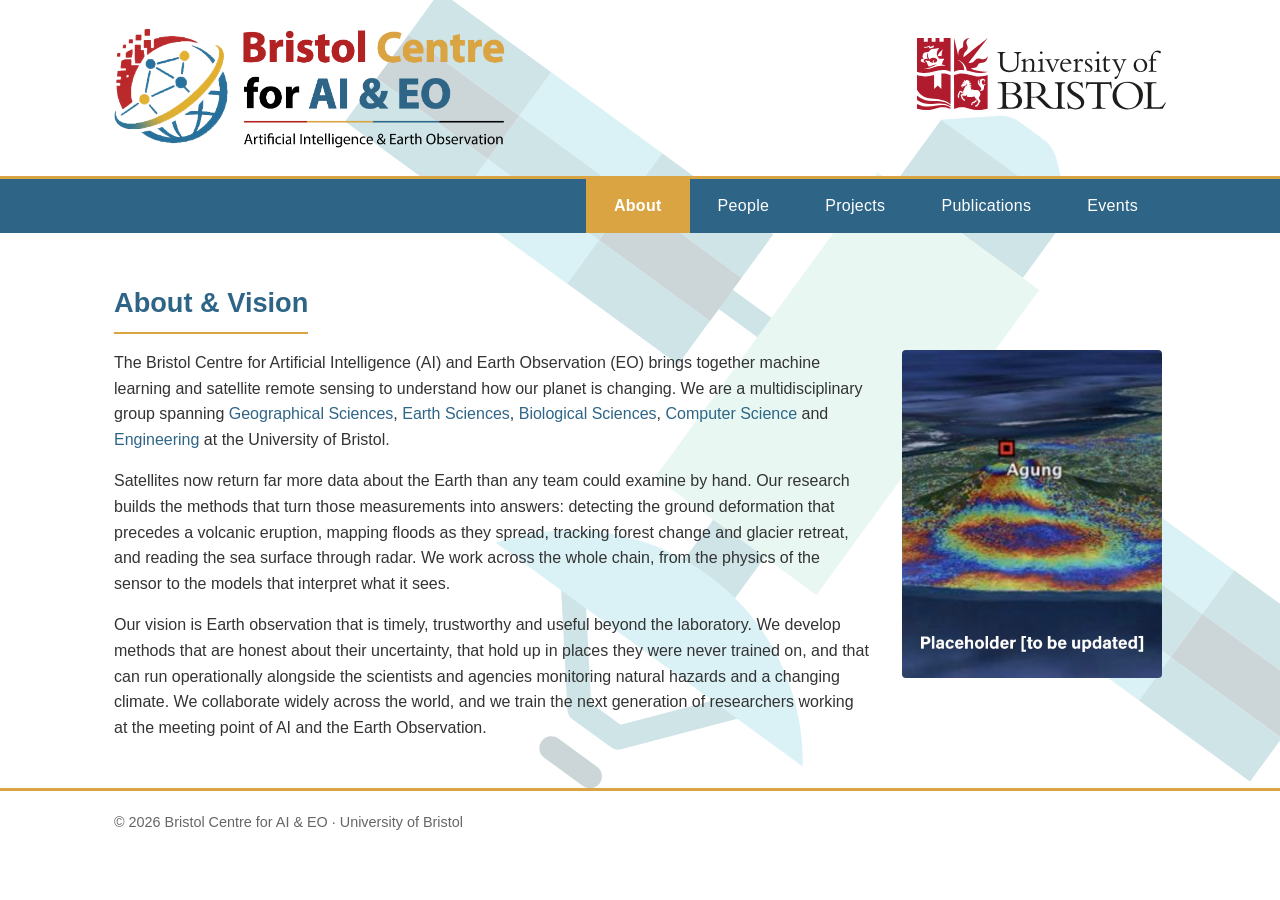
<file: index.html>
<!DOCTYPE html>
<html lang="en">
<head>
  <meta charset="UTF-8">
  <meta name="viewport" content="width=device-width, initial-scale=1.0">
  <title>Bristol Centre for AI &amp; EO</title>
  <link rel="stylesheet" href="css/style.css">
</head>
<body>

  <div class="page-top">

  <header>
    <div class="container header-inner">
      <h1 class="site-title">
        <img src="BristolAIEO_logo.png" alt="Bristol Centre for AI &amp; EO — Artificial Intelligence &amp; Earth Observation">
      </h1>
      <div class="logo">
        <img src="uob-logo.svg" alt="University of Bristol logo">
      </div>
    </div>
  </header>

  <nav>
    <div class="container">
      <ul class="tabs">
        <li><a href="index.html" class="active">About</a></li>
        <li><a href="people.html">People</a></li>
        <li><a href="projects.html">Projects</a></li>
        <li><a href="publications.html">Publications</a></li>
        <li><a href="events.html">Events</a></li>
      </ul>
    </div>
  </nav>

  <main>
    <div class="container">
      <h2>About &amp; Vision</h2>
      <div class="about-body">
        <div class="about-text">
          <p>
            The Bristol Centre for Artificial Intelligence (AI) and Earth Observation (EO) brings together
            machine learning and satellite remote sensing to understand how our planet is changing. We are a
            multidisciplinary group spanning <a href="https://www.bristol.ac.uk/geography/" target="_blank">Geographical Sciences</a>, <a href="https://www.bristol.ac.uk/earthsciences/" target="_blank">Earth Sciences</a>, 
            <a href="https://www.bristol.ac.uk/biology/" target="_blank">Biological Sciences</a>, <a href="https://www.bristol.ac.uk/science-engineering/schools/computer-science/" target="_blank">Computer Science</a> and <a href="https://www.bristol.ac.uk/science-engineering/schools/elec-mech/" target="_blank">Engineering</a> at the University of Bristol.
          </p>
          <p>
            Satellites now return far more data about the Earth than any team could examine by hand. Our
            research builds the methods that turn those measurements into answers: detecting the ground
            deformation that precedes a volcanic eruption, mapping floods as they spread, tracking forest
            change and glacier retreat, and reading the sea surface through radar. We work across the whole
            chain, from the physics of the sensor to the models that interpret what it sees.
          </p>
          <p>
            Our vision is Earth observation that is timely, trustworthy and useful beyond the laboratory. We
            develop methods that are honest about their uncertainty, that hold up in places they were never
            trained on, and that can run operationally alongside the scientists and agencies monitoring
            natural hazards and a changing climate. We collaborate widely across the world, and we train the
            next generation of researchers working at the meeting point of AI and the Earth Observation.
          </p>
        </div>
        <figure class="about-figure">
          <img src="img/teaser.jpg" alt="Bristol Centre for AI and Earth Observation">
        </figure>
      </div>
    </div>
  </main>

  

  <footer>
    <div class="container">
      &copy; 2026 Bristol Centre for AI &amp; EO &middot; University of Bristol
    </div>
  </footer>

  </div>
  
</body>
</html>
</file>
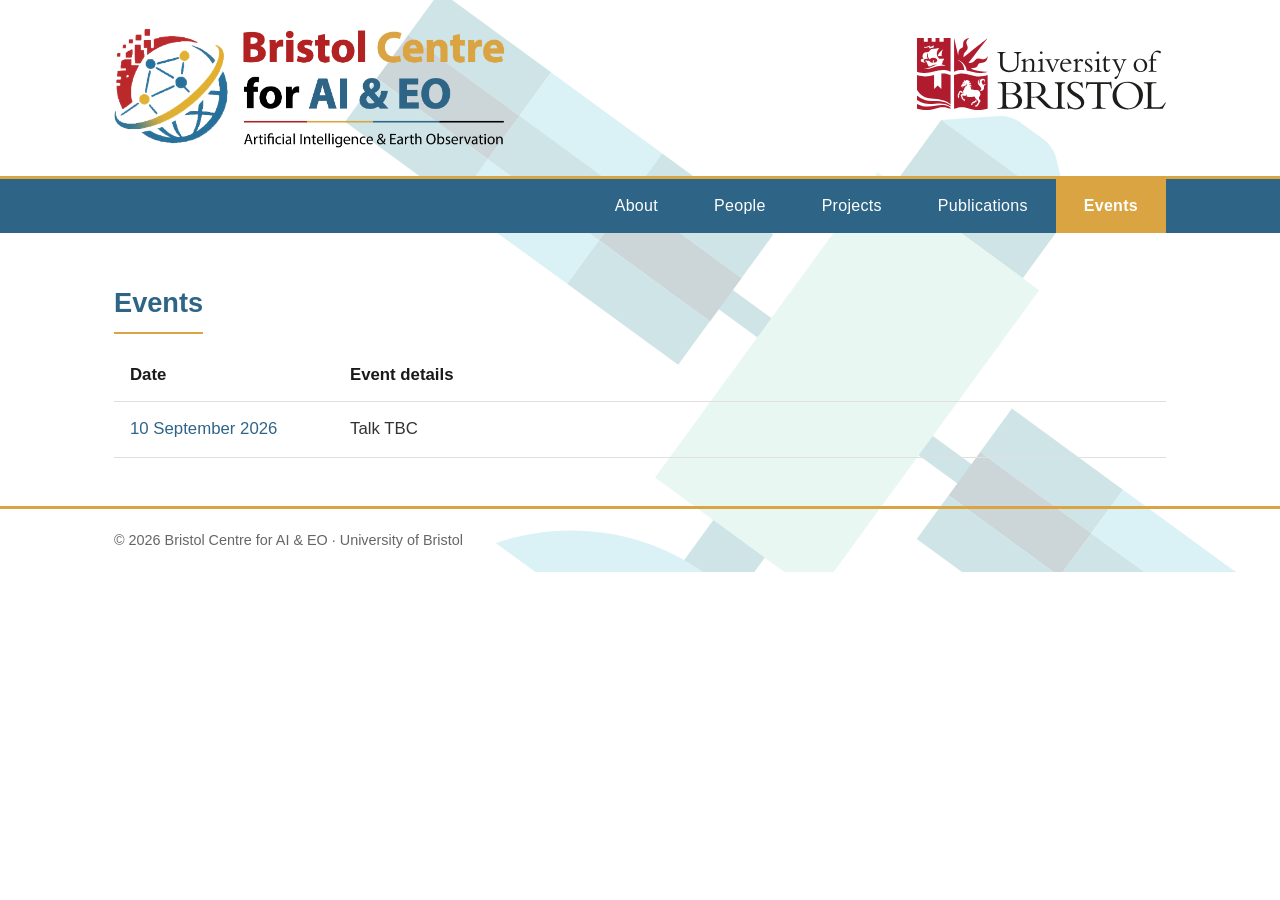
<file: events.html>
<!DOCTYPE html>
<html lang="en">
<head>
  <meta charset="UTF-8">
  <meta name="viewport" content="width=device-width, initial-scale=1.0">
  <title>Events &mdash; Bristol Centre for AI &amp; EO</title>
  <link rel="stylesheet" href="css/style.css">
</head>
<body>

  <div class="page-top">

  <header>
    <div class="container header-inner">
      <h1 class="site-title">
        <img src="BristolAIEO_logo.png" alt="Bristol Centre for AI &amp; EO — Artificial Intelligence &amp; Earth Observation">
      </h1>
      <div class="logo">
        <img src="uob-logo.svg" alt="University of Bristol logo">
      </div>
    </div>
  </header>

  <nav>
    <div class="container">
      <ul class="tabs">
        <li><a href="index.html">About</a></li>
        <li><a href="people.html">People</a></li>
        <li><a href="projects.html">Projects</a></li>
        <li><a href="publications.html">Publications</a></li>
        <li><a href="events.html" class="active">Events</a></li>
      </ul>
    </div>
  </nav>

  <main>
    <div class="container">
      <h2>Events</h2>
      <div class="table-wrap">
        <table class="events-table">
          <thead>
            <tr>
              <th>Date</th>
              <th>Event details</th>
            </tr>
          </thead>
          <tbody>
            <tr>
              <td>10 September 2026</td>
              <td>Talk TBC</td>
            </tr>
          </tbody>
        </table>
      </div>
    </div>
  </main>

  <footer>
    <div class="container">
      &copy; 2026 Bristol Centre for AI &amp; EO &middot; University of Bristol
    </div>
  </footer>

  </div>

</body>
</html>
</file>
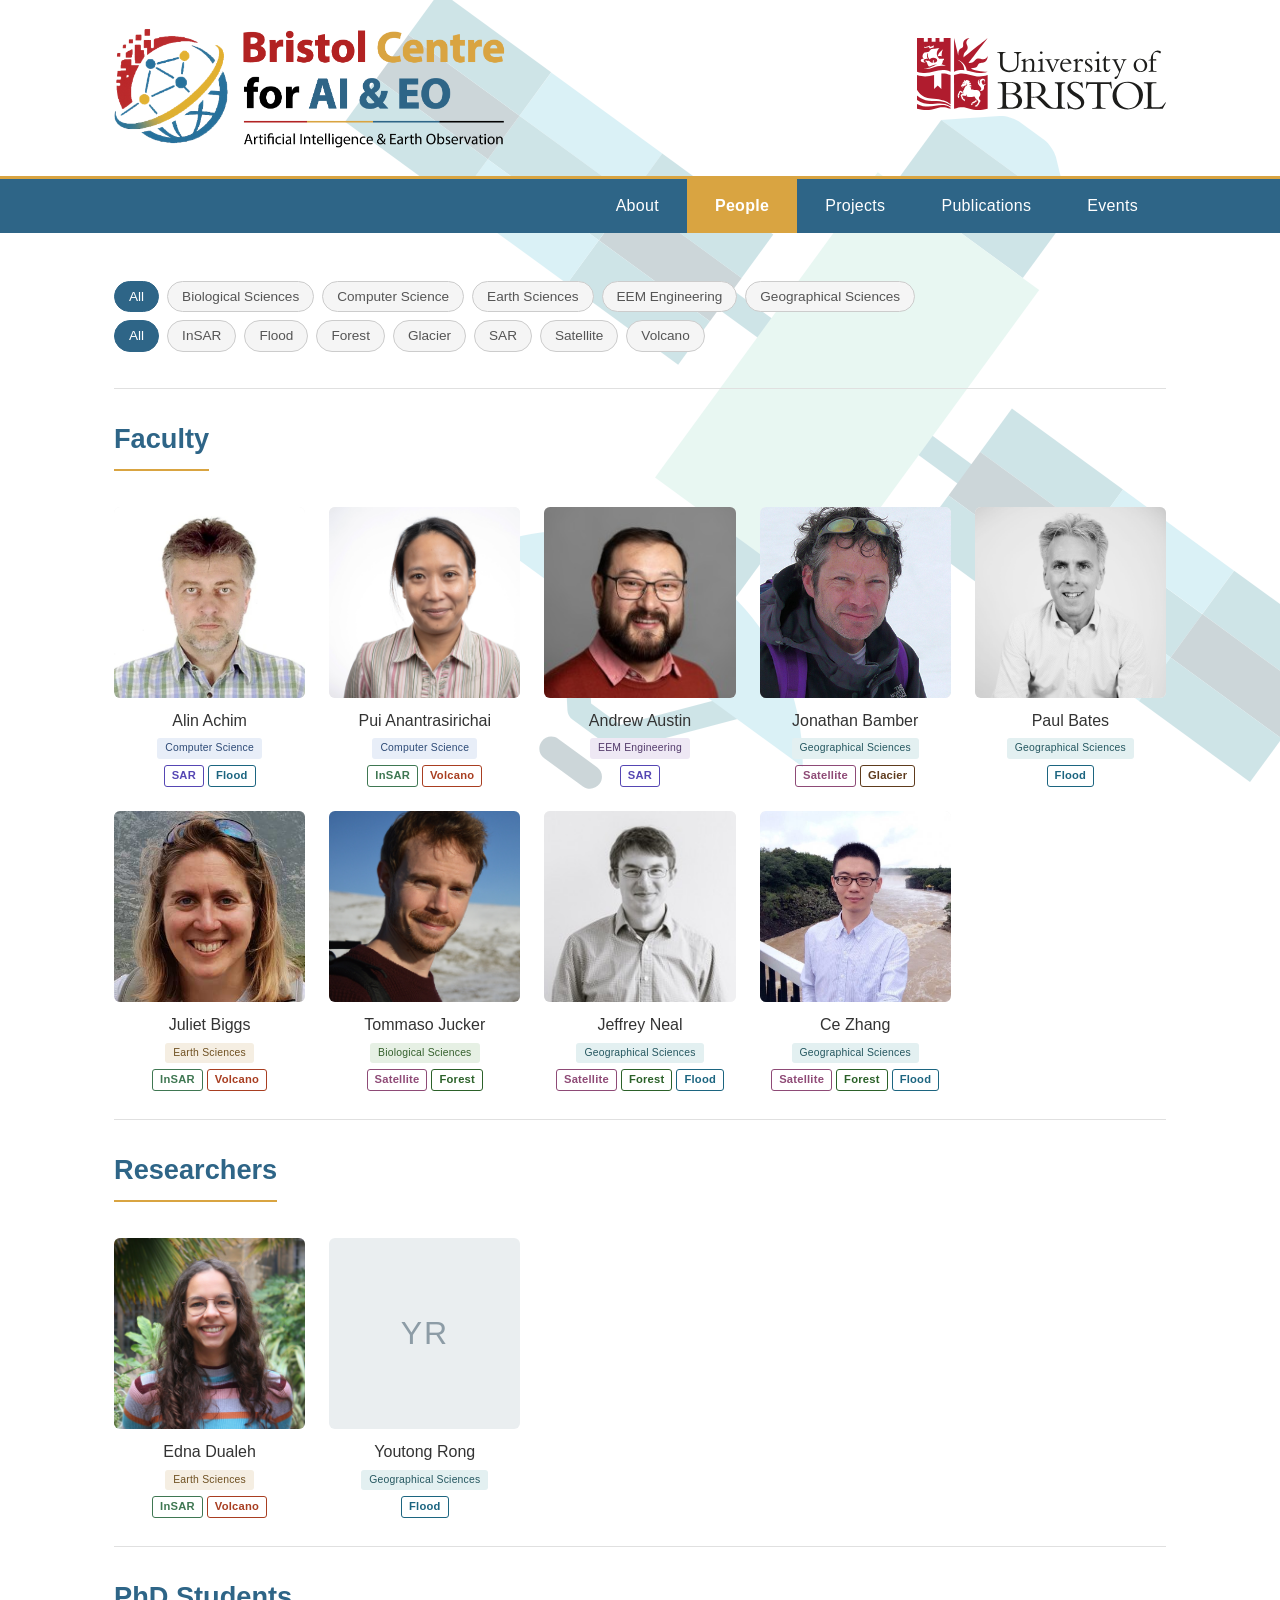
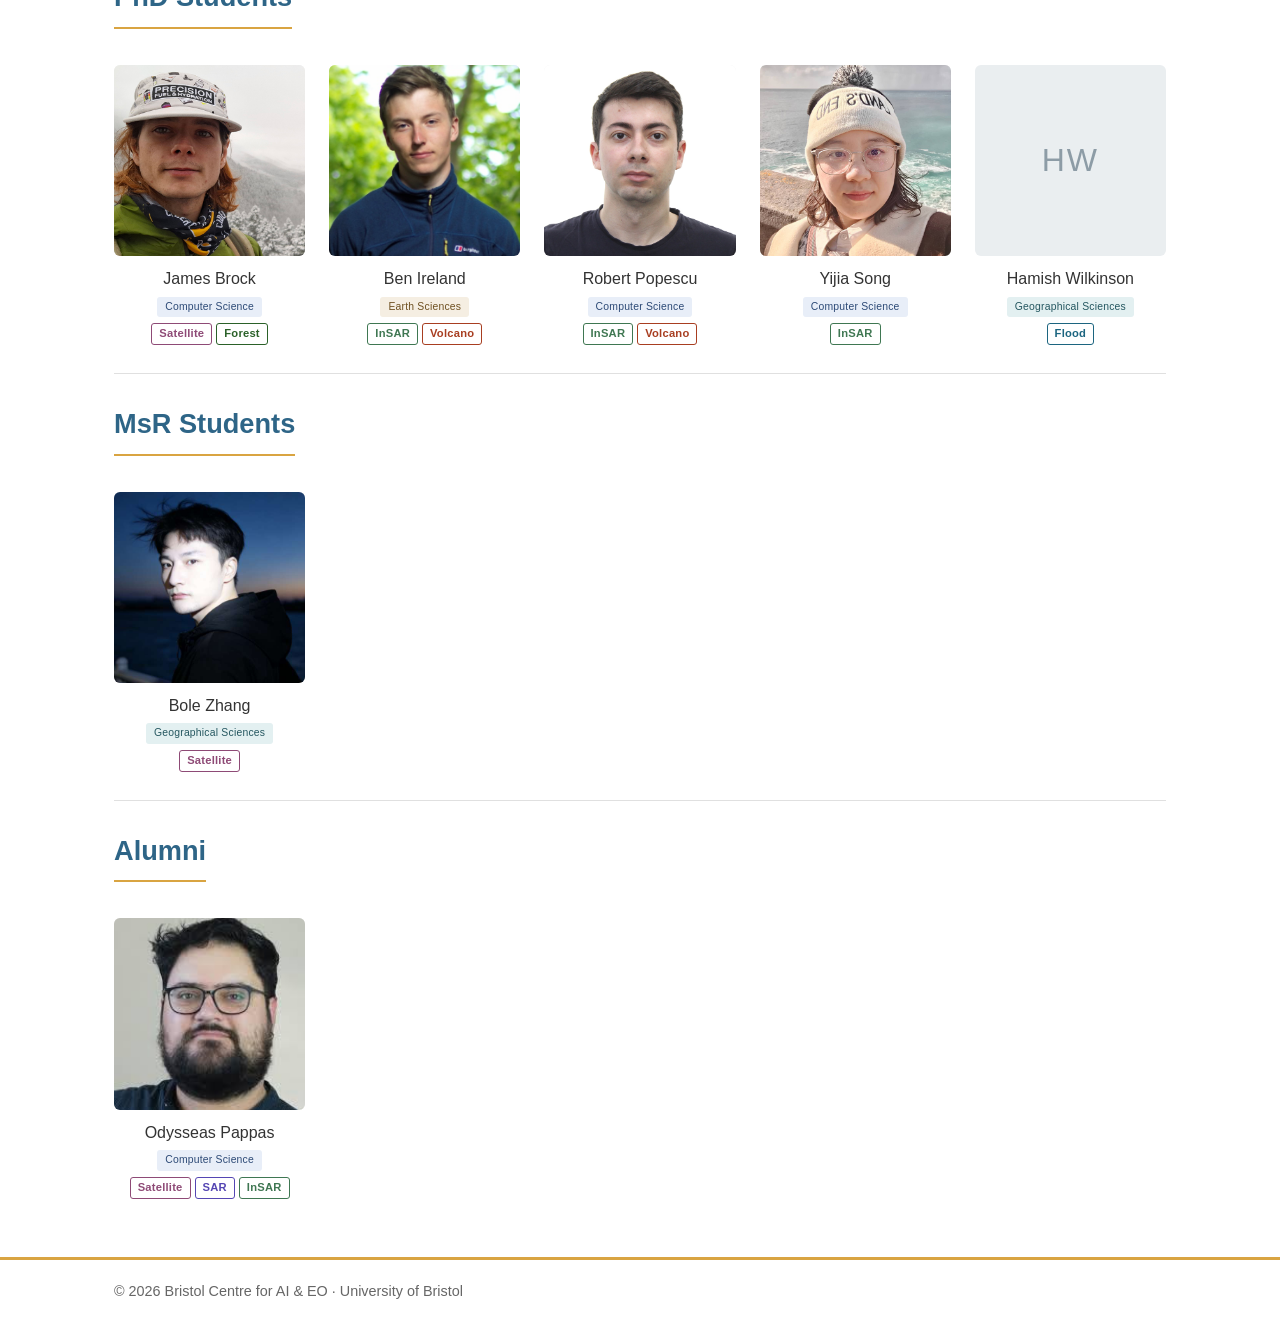
<file: people.html>
<!DOCTYPE html>
<html lang="en">
<head>
  <meta charset="UTF-8">
  <meta name="viewport" content="width=device-width, initial-scale=1.0">
  <title>People &mdash; Bristol Centre for AI &amp; EO</title>
  <link rel="stylesheet" href="css/style.css">
</head>
<body>

  <div class="page-top">

  <header>
    <div class="container header-inner">
      <h1 class="site-title">
        <img src="BristolAIEO_logo.png" alt="Bristol Centre for AI &amp; EO — Artificial Intelligence &amp; Earth Observation">
      </h1>
      <div class="logo">
        <img src="uob-logo.svg" alt="University of Bristol logo">
      </div>
    </div>
  </header>

  <nav>
    <div class="container">
      <ul class="tabs">
        <li><a href="index.html">About</a></li>
        <li><a href="people.html" class="active">People</a></li>
        <li><a href="projects.html">Projects</a></li>
        <li><a href="publications.html">Publications</a></li>
        <li><a href="events.html">Events</a></li>
      </ul>
    </div>
  </nav>

  <main>
    <div class="container">

      <div class="chip-row">
        <!-- <span class="chip-row-label">School</span> -->
        <div class="filter-chips">
          <span class="chip active" data-group="school" data-filter="all">All</span>
          <span class="chip" data-group="school" data-filter="biological">Biological Sciences</span>
          <span class="chip" data-group="school" data-filter="computer">Computer Science</span>
          <span class="chip" data-group="school" data-filter="earth">Earth Sciences</span>
          <span class="chip" data-group="school" data-filter="eem">EEM Engineering</span>
          <span class="chip" data-group="school" data-filter="geographical">Geographical Sciences</span>
        </div>
      </div>

      <div class="chip-row">
        <!-- <span class="chip-row-label">Research topic</span> -->
        <div class="filter-chips">
          <span class="chip active" data-group="topic" data-filter="all">All</span>
          <span class="chip" data-group="topic" data-filter="insar">InSAR</span>
          <span class="chip" data-group="topic" data-filter="flood">Flood</span>
          <span class="chip" data-group="topic" data-filter="forest">Forest</span>
          <span class="chip" data-group="topic" data-filter="glacier">Glacier</span>
          <span class="chip" data-group="topic" data-filter="sar">SAR</span>
          <span class="chip" data-group="topic" data-filter="satellite">Satellite</span>
          <span class="chip" data-group="topic" data-filter="volcano">Volcano</span>
        </div>
      </div>

      <hr class="people-sep">

      <div class="people-section">
        <h2>Faculty</h2>
        <div class="people-grid">
          <!---------- Alin ---------->
          <div class="people-card" data-tags="sar flood" data-schools="computer">
            <a href="https://research-information.bris.ac.uk/en/persons/alin-achim/" target="_blank" rel="noopener">
              <img src="people/Alin%20Achim.jpg" alt="Alin Achim">
              <div class="people-name">Alin Achim</div>
            </a>
            <span class="people-school school-computer">Computer Science</span>
            <div class="people-tags"><span class="people-tag tag-sar">SAR</span><span class="people-tag tag-flood">Flood</span></div>
          </div>
          <!---------- Pui ---------->
          <div class="people-card" data-tags="insar volcano" data-schools="computer">
            <a href="https://research-information.bris.ac.uk/en/persons/pui-anantrasirichai/" target="_blank" rel="noopener">
              <img src="people/Pui%20Anantrasirichai.jpg" alt="Pui Anantrasirichai">
              <div class="people-name">Pui Anantrasirichai</div>
            </a>
            <span class="people-school school-computer">Computer Science</span>
            <div class="people-tags"><span class="people-tag tag-insar">InSAR</span><span class="people-tag tag-volcano">Volcano</span></div>
          </div>
          <!---------- Andrew ---------->
          <div class="people-card" data-tags="sar" data-schools="eem">
            <a href="https://research-information.bris.ac.uk/en/persons/andrew-c-m-austin/" target="_blank" rel="noopener">
              <img src="people/Andrew%20Austin.jpg" alt="Andrew Austin">
              <div class="people-name">Andrew Austin</div>
            </a>
            <span class="people-school school-eem">EEM Engineering</span>
            <div class="people-tags"><span class="people-tag tag-sar">SAR</span></div>
          </div>
          <!---------- Jonathan ---------->
          <div class="people-card" data-tags="satellite glacier" data-schools="geographical">
            <a href="https://research-information.bris.ac.uk/en/persons/jonathan-l-bamber/" target="_blank" rel="noopener">
              <img src="people/Jonathan%20Bamber.jpg" alt="Jonathan Bamber">
              <div class="people-name">Jonathan Bamber</div>
            </a>
            <span class="people-school school-geographical">Geographical Sciences</span>
            <div class="people-tags"><span class="people-tag tag-satellite">Satellite</span><span class="people-tag tag-glacier">Glacier</span></div>
          </div>
          <!---------- Paul ---------->
          <div class="people-card" data-tags="flood" data-schools="geographical">
            <a href="https://research-information.bris.ac.uk/en/persons/paul-d-bates/" target="_blank" rel="noopener">
              <img src="people/Paul%20Bates.jpg" alt="Paul Bates">
              <div class="people-name">Paul Bates</div>
            </a>
            <span class="people-school school-geographical">Geographical Sciences</span>
            <div class="people-tags"><span class="people-tag tag-flood">Flood</span></div>
          </div>
          <!---------- Juliet ---------->
          <div class="people-card" data-tags="insar volcano" data-schools="earth">
            <a href="https://research-information.bris.ac.uk/en/persons/juliet-j-biggs/" target="_blank" rel="noopener">
              <img src="people/Juliet%20Bigg.jpg" alt="Juliet Biggs">
              <div class="people-name">Juliet Biggs</div>
            </a>
            <span class="people-school school-earth">Earth Sciences</span>
            <div class="people-tags"><span class="people-tag tag-insar">InSAR</span><span class="people-tag tag-volcano">Volcano</span></div>
          </div>
          <!---------- Tommaso ---------->
          <div class="people-card" data-tags="forest" data-schools="biological">
            <a href="https://research-information.bris.ac.uk/en/persons/tommaso-jucker/" target="_blank" rel="noopener">
              <img src="people/Tommaso%20Jucker.jpg" alt="Tommaso Jucker">
              <div class="people-name">Tommaso Jucker</div>
            </a>
            <span class="people-school school-biological">Biological Sciences</span>
            <div class="people-tags"><span class="people-tag tag-satellite">Satellite</span><span class="people-tag tag-forest">Forest</span></div>
          </div>
          <!---------- Jeffrey Neal ---------->
          <div class="people-card" data-tags="forest" data-schools="geographical">
            <a href="https://research-information.bris.ac.uk/en/persons/jeff-neal/" target="_blank" rel="noopener">
              <img src="people/Jeffrey%20Neal.jpg" alt="Jeffrey Neal">
              <div class="people-name">Jeffrey Neal</div>
            </a>
            <span class="people-school school-geographical">Geographical Sciences</span>
            <div class="people-tags"><span class="people-tag tag-satellite">Satellite</span><span class="people-tag tag-forest">Forest</span><span class="people-tag tag-flood">Flood</span></div>
          </div>
          <!---------- Ce ---------->
          <div class="people-card" data-tags="satellite forest flood" data-schools="geographical">
            <a href="https://research-information.bris.ac.uk/en/persons/ce-zhang/" target="_blank" rel="noopener">
              <img src="people/Ce%20Zhang.jpg" alt="Ce Zhang">
              <div class="people-name">Ce Zhang</div>
            </a>
            <span class="people-school school-geographical">Geographical Sciences</span>
            <div class="people-tags"><span class="people-tag tag-satellite">Satellite</span><span class="people-tag tag-forest">Forest</span><span class="people-tag tag-flood">Flood</span></div>
          </div>
        </div>
      </div>

      <hr class="people-sep">

      <div class="people-section">
        <h2>Researchers</h2>
        <div class="people-grid">
          <!---------- Edna ---------->
          <div class="people-card" data-tags="insar volcano" data-schools="earth">
            <a href="https://research-information.bris.ac.uk/en/persons/edna-dualeh/" target="_blank" rel="noopener">
              <img src="people/Edna%20Dualeh.jpg" alt="Edna Dualeh">
              <div class="people-name">Edna Dualeh</div>
            </a>
            <span class="people-school school-earth">Earth Sciences</span>
            <div class="people-tags"><span class="people-tag tag-insar">InSAR</span><span class="people-tag tag-volcano">Volcano</span></div>
          </div>
          <!---------- Youtong ---------->
          <div class="people-card" data-tags="flood" data-schools="geographical">
            <div class="people-photo-empty" aria-hidden="true">YR</div>
            <div class="people-name">Youtong Rong</div>
            <span class="people-school school-geographical">Geographical Sciences</span>
            <div class="people-tags"><span class="people-tag tag-flood">Flood</span></div>
          </div>
        </div>
      </div>

      <hr class="people-sep">

      <div class="people-section">
        <h2>PhD Students</h2>
        <div class="people-grid">
          <!---------- James ---------->
          <div class="people-card" data-tags="satellite forest" data-schools="computer">
            <a href="https://research-information.bris.ac.uk/en/persons/james-brock/" target="_blank" rel="noopener">
              <img src="people/James%20Brock.jpg" alt="James Brock">
              <div class="people-name">James Brock</div>
            </a>
            <span class="people-school school-computer">Computer Science</span>
            <div class="people-tags"><span class="people-tag tag-satellite">Satellite</span><span class="people-tag tag-forest">Forest</span></div>
          </div>
          <!---------- Ben ---------->
          <div class="people-card" data-tags="insar volcano" data-schools="earth">
            <a href="https://research-information.bris.ac.uk/en/persons/ben-ireland/" target="_blank" rel="noopener">
              <img src="people/Ben%20Ireland.jpg" alt="Ben Ireland">
              <div class="people-name">Ben Ireland</div>
            </a>
            <span class="people-school school-earth">Earth Sciences</span>
            <div class="people-tags"><span class="people-tag tag-insar">InSAR</span><span class="people-tag tag-volcano">Volcano</span></div>
          </div>
          <!---------- Robert ---------->
          <div class="people-card" data-tags="insar volcano" data-schools="computer">
            <a href="https://research-information.bris.ac.uk/en/persons/robert-g-popescu/" target="_blank" rel="noopener">
              <img src="people/Robert%20Popescu.jpg" alt="Robert Popescu">
              <div class="people-name">Robert Popescu</div>
            </a>
            <span class="people-school school-computer">Computer Science</span>
            <div class="people-tags"><span class="people-tag tag-insar">InSAR</span><span class="people-tag tag-volcano">Volcano</span></div>
          </div>
          <!---------- Yijia ---------->
          <div class="people-card" data-tags="insar" data-schools="computer">
            <a href="https://research-information.bris.ac.uk/en/persons/yijia-song/" target="_blank" rel="noopener">
              <img src="people/Yijia%20Song.jpg" alt="Yijia Song">
              <div class="people-name">Yijia Song</div>
            </a>
            <span class="people-school school-computer">Computer Science</span>
            <div class="people-tags"><span class="people-tag tag-insar">InSAR</span></div>
          </div>
          <!---------- Hamish ---------->
          <div class="people-card" data-tags="flood" data-schools="geographical">
            <div class="people-photo-empty" aria-hidden="true">HW</div>
            <div class="people-name">Hamish Wilkinson</div>
            <span class="people-school school-geographical">Geographical Sciences</span>
            <div class="people-tags"><span class="people-tag tag-flood">Flood</span></div>
          </div>
        </div>
      </div>

      <hr class="people-sep">

      <div class="people-section">
        <h2>MsR Students</h2>
        <div class="people-grid">
          <!---------- Bole ---------->
          <div class="people-card" data-tags="satellite" data-schools="geographical">
            <a href="https://research-information.bris.ac.uk/en/persons/bole-zhang/" target="_blank" rel="noopener">
              <img src="people/Bole%20Zhang.jpg" alt="Bole Zhang">
              <div class="people-name">Bole Zhang</div>
            </a>
            <span class="people-school school-geographical">Geographical Sciences</span>
            <div class="people-tags"><span class="people-tag tag-satellite">Satellite</span></div>
          </div>
        </div>
      </div>

      <hr class="people-sep">

      <div class="people-section">
        <h2>Alumni</h2>
        <div class="people-grid">
          <!---------- Odysseas ---------->
          <div class="people-card" data-tags="satellite sar insar" data-schools="computer">
            <a href="https://scholar.google.com/citations?user=mDAIUCEAAAAJ&hl=en" target="_blank" rel="noopener">
              <img src="people/Odysseas%20Pappas.jpg" alt="Odysseas Pappas">
              <div class="people-name">Odysseas Pappas</div>
            </a>
            <span class="people-school school-computer">Computer Science</span>
            <div class="people-tags"><span class="people-tag tag-satellite">Satellite</span><span class="people-tag tag-sar">SAR</span><span class="people-tag tag-insar">InSAR</span></div>
          </div>
        </div>
      </div>

    </div>
  </main>

  <footer>
    <div class="container">
      &copy; 2026 Bristol Centre for AI &amp; EO &middot; University of Bristol
    </div>
  </footer>

  </div>

  <script>
    // Two independent filter groups; a card must match both to stay visible
    const selected = { topic: 'all', school: 'all' };

    function applyFilters() {
      document.querySelectorAll('.people-card').forEach(card => {
        const topics = (card.dataset.tags || '').split(' ').filter(Boolean);
        const schools = (card.dataset.schools || '').split(' ').filter(Boolean);
        const okTopic = selected.topic === 'all' || topics.includes(selected.topic);
        const okSchool = selected.school === 'all' || schools.includes(selected.school);
        card.style.display = (okTopic && okSchool) ? '' : 'none';
      });

      // Hide empty sections, and separators that no longer sit between two visible sections
      const sections = [...document.querySelectorAll('.people-section')];
      const seps = [...document.querySelectorAll('.people-sep')];
      const visible = sections.map(section => {
        const any = [...section.querySelectorAll('.people-card')].some(c => c.style.display !== 'none');
        section.style.display = any ? '' : 'none';
        return any;
      });
      seps.forEach((sep, i) => {
        sep.style.display = (visible[i] && visible.slice(i + 1).some(v => v)) ? '' : 'none';
      });
    }

    document.querySelectorAll('.chip').forEach(chip => {
      chip.addEventListener('click', () => {
        const group = chip.dataset.group;
        document.querySelectorAll('.chip[data-group="' + group + '"]').forEach(c => c.classList.remove('active'));
        chip.classList.add('active');
        selected[group] = chip.dataset.filter;
        applyFilters();
      });
    });
  </script>

</body>
</html>

<!--
  from '/Users/eexna/Work/Others/Webpages/bristol-ai-eo/info/Bristol AI&EO information.xlsx', People sheet, go through all names, add to people.html if they not yet exists. The first column is 'name' which have first and last name, and if there isn't a photo with the same name in the people folder, please create the placeholder on the website. The second column tells the role either faculty, researchers, phd (phd student), MsR (MsR student) or alumni. The third and four columns are tags of school and research. -->
</file>
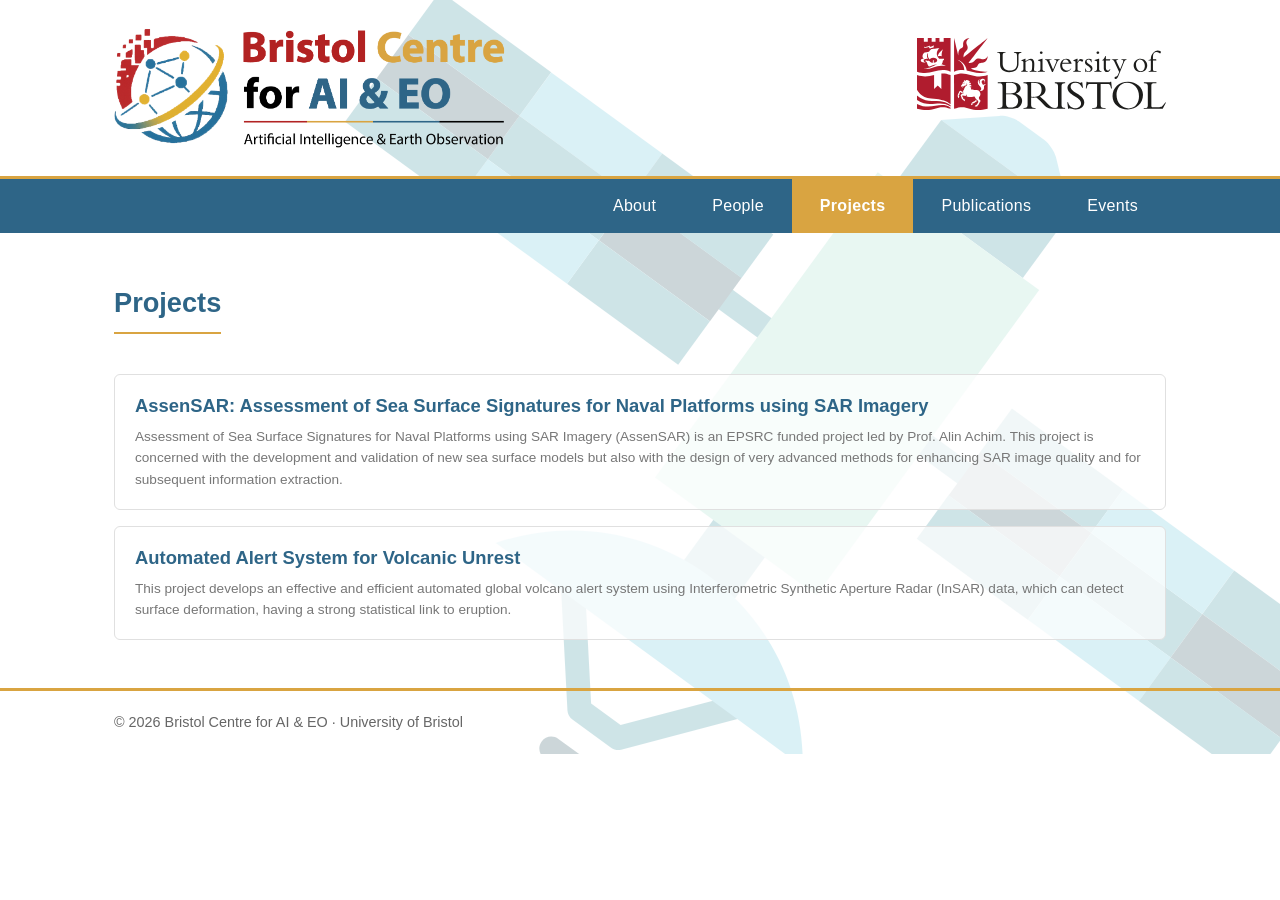
<file: projects.html>
<!DOCTYPE html>
<html lang="en">
<head>
  <meta charset="UTF-8">
  <meta name="viewport" content="width=device-width, initial-scale=1.0">
  <title>Projects &mdash; Bristol Centre for AI &amp; EO</title>
  <link rel="stylesheet" href="css/style.css">
</head>
<body>

  <div class="page-top">

  <header>
    <div class="container header-inner">
      <h1 class="site-title">
        <img src="BristolAIEO_logo.png" alt="Bristol Centre for AI &amp; EO — Artificial Intelligence &amp; Earth Observation">
      </h1>
      <div class="logo">
        <img src="uob-logo.svg" alt="University of Bristol logo">
      </div>
    </div>
  </header>

  <nav>
    <div class="container">
      <ul class="tabs">
        <li><a href="index.html">About</a></li>
        <li><a href="people.html">People</a></li>
        <li><a href="projects.html" class="active">Projects</a></li>
        <li><a href="publications.html">Publications</a></li>
        <li><a href="events.html">Events</a></li>
      </ul>
    </div>
  </nav>

  <main>
    <div class="container">
      <h2>Projects</h2>

      <div class="project-list">
        <!------------- Project AssenSAR ------------->
        <div class="project-card">
          <a href="https://assensar.blogs.bristol.ac.uk/" target="_blank" rel="noopener">
            <span class="project-title">AssenSAR: Assessment of Sea Surface Signatures for Naval Platforms using SAR Imagery</span>
            <span class="project-link">Assessment of Sea Surface Signatures for Naval Platforms using SAR Imagery (AssenSAR) is an EPSRC funded project led by Prof. Alin Achim. This project is concerned with the development and validation of new sea surface models but also with the design of very advanced methods for enhancing SAR image quality and for subsequent information extraction.</span>
          </a>
        </div>
        <!------------- Project Volcano Unrest ------------->
        <div class="project-card">
          <a href="https://pui-nantheera.github.io/research/NERC/volcano_deformation.html" target="_blank" rel="noopener">
            <span class="project-title">Automated Alert System for Volcanic Unrest</span>
            <span class="project-link">This project develops an effective and efficient automated global volcano alert system using Interferometric Synthetic Aperture Radar (InSAR) data, which can detect surface deformation, having a strong statistical link to eruption.</span>
          </a>
        </div>

      </div>
    </div>
  </main>

  <footer>
    <div class="container">
      &copy; 2026 Bristol Centre for AI &amp; EO &middot; University of Bristol
    </div>
  </footer>

  </div>

</body>
</html>

<!-- 
  from '/Users/eexna/Work/Others/Webpages/bristol-ai-eo/info/Bristol AI&EO information.xlsx', Projects sheet, go through all titles, add to people.html if they not yet exists. Column 1 is the title of the project, column 2 is detail of the project and column is link to the external project webpage
  -->
</file>
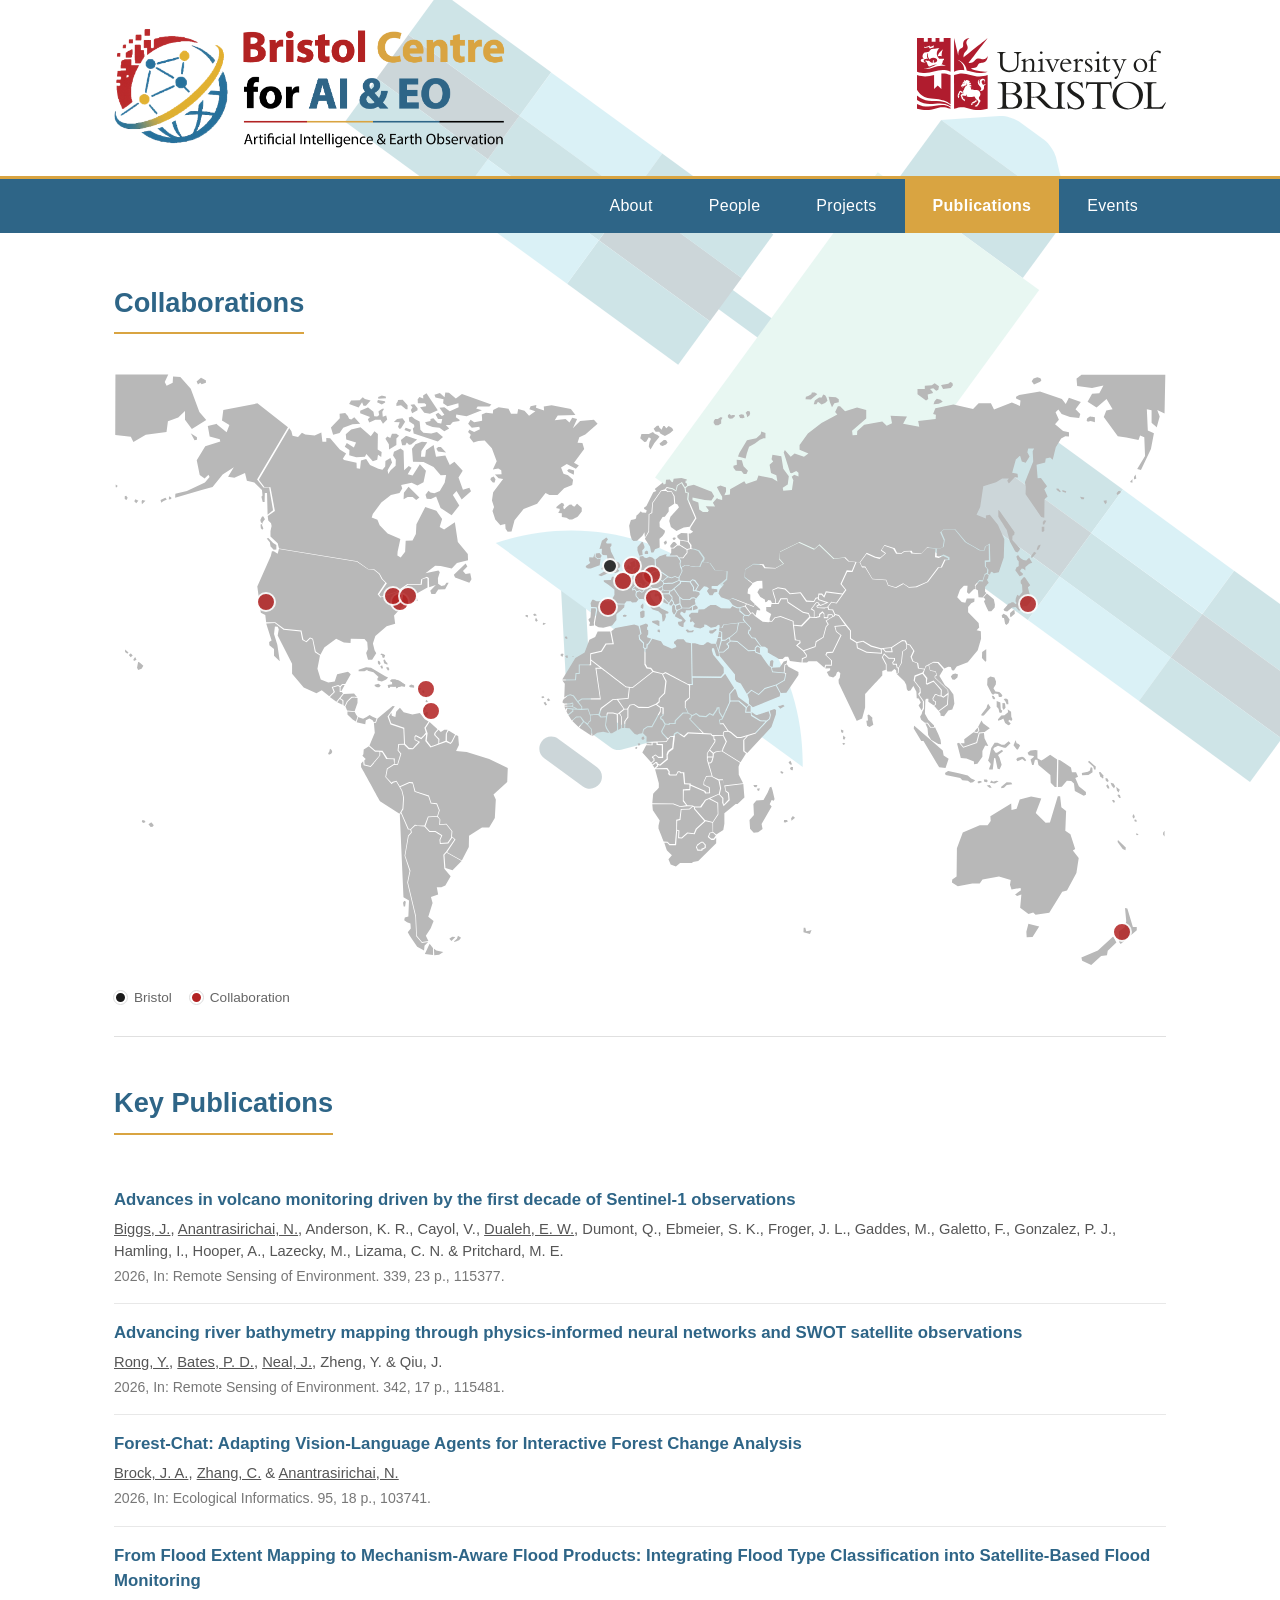
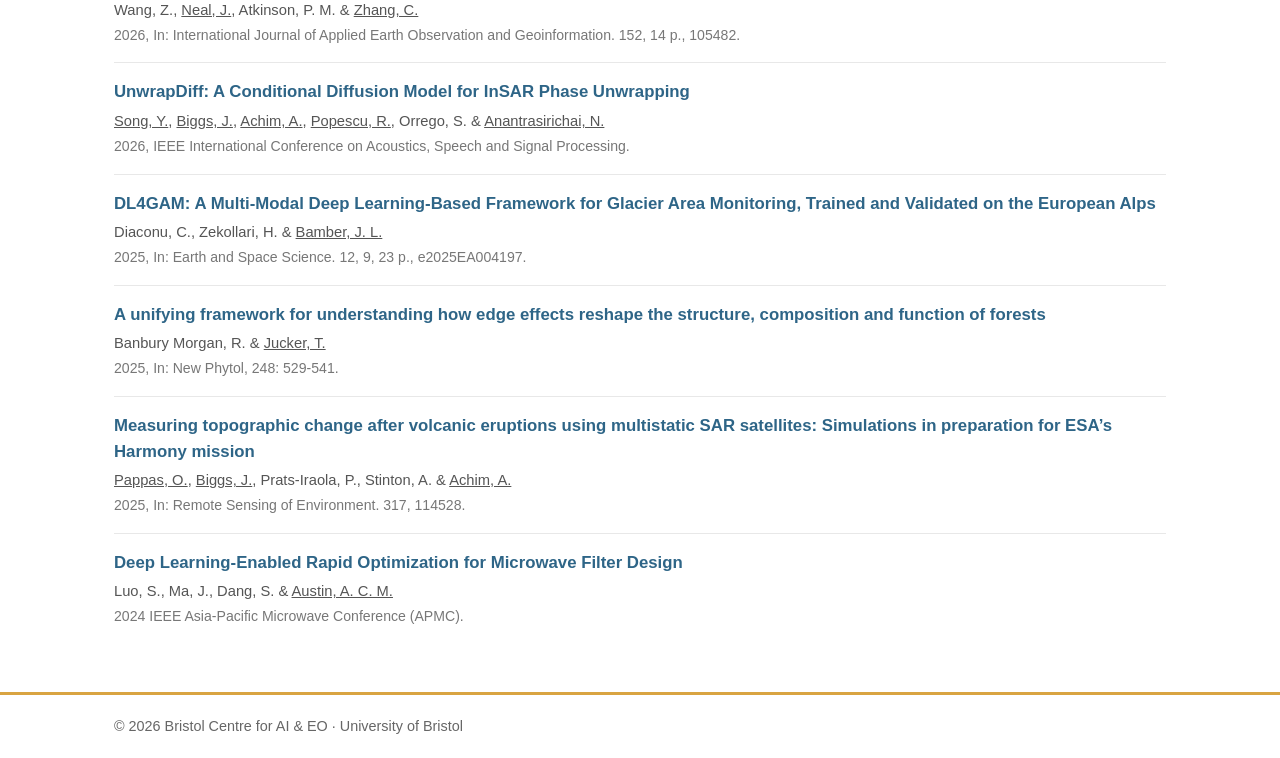
<file: publications.html>
<!DOCTYPE html>
<html lang="en">
<head>
  <meta charset="UTF-8">
  <meta name="viewport" content="width=device-width, initial-scale=1.0">
  <title>Publications and Collaborations &mdash; Bristol Centre for AI &amp; EO</title>
  <link rel="stylesheet" href="css/style.css">
</head>
<body>

  <div class="page-top">

  <header>
    <div class="container header-inner">
      <h1 class="site-title">
        <img src="BristolAIEO_logo.png" alt="Bristol Centre for AI &amp; EO — Artificial Intelligence &amp; Earth Observation">
      </h1>
      <div class="logo">
        <img src="uob-logo.svg" alt="University of Bristol logo">
      </div>
    </div>
  </header>

  <nav>
    <div class="container">
      <ul class="tabs">
        <li><a href="index.html">About</a></li>
        <li><a href="people.html">People</a></li>
        <li><a href="projects.html">Projects</a></li>
        <li><a href="publications.html" class="active">Publications</a></li>
        <li><a href="events.html">Events</a></li>
      </ul>
    </div>
  </nav>

  <main>
    <div class="container">
      <h2>Collaborations</h2>

      <div class="map-wrap">
        <img class="map-base" src="img/world-map.svg" alt="World map showing our international collaborations">
        <div id="map-markers"></div>
      </div>

      <div class="map-legend">
        <span><i class="key-home"></i> Bristol</span>
        <span><i class="key-collab"></i> Collaboration</span>
      </div>

    </div>

    <div class="container">
      <hr class="paper-sep">
    </div>

    <div class="container">
      <h2>Key Publications</h2>

      <ul class="pub-list">
        <!------------- Sentinel-1 volcano monitoring ------------->
        <li class="pub-item">
          <a class="pub-title" href="https://linkinghub.elsevier.com/retrieve/pii/S0034425726001471" target="_blank" rel="noopener">Advances in volcano monitoring driven by the first decade of Sentinel-1 observations</a>
          <div class="pub-authors"><u>Biggs, J.</u>, <u>Anantrasirichai, N.</u>, Anderson, K. R., Cayol, V., <u>Dualeh, E. W.</u>, Dumont, Q., Ebmeier, S. K., Froger, J. L., Gaddes, M., Galetto, F., Gonzalez, P. J., Hamling, I., Hooper, A., Lazecky, M., Lizama, C. N. &amp; Pritchard, M. E.</div>
          <div class="pub-source">2026, In: Remote Sensing of Environment. 339, 23 p., 115377.</div>
        </li>
        <!------------- River bathymetry mapping ------------->
        <li class="pub-item">
          <a class="pub-title" href="https://www.sciencedirect.com/science/article/pii/S0034425726002518" target="_blank" rel="noopener">Advancing river bathymetry mapping through physics-informed neural networks and SWOT satellite observations</a>
          <div class="pub-authors"><u>Rong, Y.</u>, <u>Bates, P. D.</u>, <u>Neal, J.</u>, Zheng, Y.  &amp; Qiu, J.</div>
          <div class="pub-source">2026, In: Remote Sensing of Environment. 342, 17 p., 115481.</div>
        </li>
        <!------------- Forest-Chat ------------->
        <li class="pub-item">
          <a class="pub-title" href="https://www.sciencedirect.com/science/article/pii/S1574954126001470" target="_blank" rel="noopener">Forest-Chat: Adapting Vision-Language Agents for Interactive Forest Change Analysis</a>
          <div class="pub-authors"><u>Brock, J. A.</u>, <u>Zhang, C.</u> &amp; <u>Anantrasirichai, N.</u></div>
          <div class="pub-source">2026, In: Ecological Informatics. 95, 18 p., 103741.</div>
        </li>
        <!------------- Mechanism-aware flood products ------------->
        <li class="pub-item">
          <a class="pub-title" href="https://www.sciencedirect.com/science/article/pii/S1569843226003985" target="_blank" rel="noopener">From Flood Extent Mapping to Mechanism-Aware Flood Products: Integrating Flood Type Classification into Satellite-Based Flood Monitoring</a>
          <div class="pub-authors">Wang, Z., <u>Neal, J.</u>, Atkinson, P. M. &amp; <u>Zhang, C.</u></div>
          <div class="pub-source">2026, In: International Journal of Applied Earth Observation and Geoinformation. 152, 14 p., 105482.</div>
        </li>
        <!------------- UnwrapDiff ------------->
        <li class="pub-item">
          <a class="pub-title" href="https://ieeexplore.ieee.org/document/11461036/" target="_blank" rel="noopener">UnwrapDiff: A Conditional Diffusion Model for InSAR Phase Unwrapping</a>
          <div class="pub-authors"><u>Song, Y.</u>, <u>Biggs, J.</u>, <u>Achim, A.</u>, <u>Popescu, R.</u>, Orrego, S. &amp; <u>Anantrasirichai, N.</u></div>
          <div class="pub-source">2026, IEEE International Conference on Acoustics, Speech and Signal Processing.</div>
        </li>
        <!------------- DL4GAM ------------->
        <li class="pub-item">
          <a class="pub-title" href="https://agupubs.onlinelibrary.wiley.com/doi/10.1029/2025EA004197" target="_blank" rel="noopener">DL4GAM: A Multi‐Modal Deep Learning‐Based Framework for Glacier Area Monitoring, Trained and Validated on the European Alps</a>
          <div class="pub-authors">Diaconu, C., Zekollari, H. &amp; <u>Bamber, J. L.</u></div>
          <div class="pub-source">2025, In: Earth and Space Science. 12, 9, 23 p., e2025EA004197.</div>
        </li>
        <!------------- Unifying framework ------------->
        <li class="pub-item">
          <a class="pub-title" href="https://nph.onlinelibrary.wiley.com/doi/10.1111/nph.70457" target="_blank" rel="noopener">A unifying framework for understanding how edge effects reshape the structure, composition and function of forests</a>
          <div class="pub-authors">Banbury Morgan, R. &amp; <u>Jucker, T.</u></div>
          <div class="pub-source">2025, In: New Phytol, 248: 529-541.</div>
        </li>
        <!------------- Topographic change ------------->
        <li class="pub-item">
          <a class="pub-title" href="https://www.sciencedirect.com/science/article/pii/S0034425724005546" target="_blank" rel="noopener">Measuring topographic change after volcanic eruptions using multistatic SAR satellites: Simulations in preparation for ESA’s Harmony mission</a>
          <div class="pub-authors"><u>Pappas, O.</u>, <u>Biggs, J.</u>, Prats-Iraola, P., Stinton, A. &amp; <u>Achim, A.</u></div>
          <div class="pub-source">2025, In: Remote Sensing of Environment. 317, 114528.</div>
        </li>
        <!------------- Deep ------------->
        <li class="pub-item">
          <a class="pub-title" href="https://ieeexplore.ieee.org/document/10867510" target="_blank" rel="noopener">Deep Learning-Enabled Rapid Optimization for Microwave Filter Design</a>
          <div class="pub-authors">Luo, S., Ma, J., Dang, S. &amp; <u>Austin, A. C. M.</u></div>
          <div class="pub-source">2024 IEEE Asia-Pacific Microwave Conference (APMC).</div>
        </li>
      </ul>
    </div>

  </main>

  <footer>
    <div class="container">
      &copy; 2026 Bristol Centre for AI &amp; EO &middot; University of Bristol
    </div>
  </footer>

  </div>

  <script>
    // ---------------------------------------------------------------
    // To add a collaboration, add one line below: name, latitude, longitude.
    // Look a place up at https://www.latlong.net if you need its coordinates.
    // Southern latitudes and western longitudes are negative.
    // ---------------------------------------------------------------
    const COLLABORATIONS = [
      { name: 'Italy',             lat:  41.83, lon:  11.83 },
      { name: 'France',            lat:  46.60, lon:   1.40 },
      { name: 'California, USA',   lat:  40.78, lon: -119.42 },
      { name: 'Japan',             lat:  40.20, lon: 138.25 },
      { name: 'New York, USA',     lat:  40.71, lon: -74.01 },
      { name: 'Spain',             lat:  39.24, lon:  -3.70 },
      { name: 'New Zealand',       lat: -50.00, lon: 170.00 },
      { name: 'Ithaca, USA',       lat:  42.44, lon: -76.50 },
      { name: 'Massachusetts, USA',lat:  42.40, lon: -71.38 },
      { name: 'Germany',           lat:  48.074, lon: 11.24 },
      { name: 'Montserrat',        lat:  16.74, lon: -65.18 },
      { name: 'Trinidad & Tobago', lat:  10.64, lon: -63.51 },
      { name: 'Belgium',           lat:  50.50, lon: 4.469 },
      { name: 'Switzerland',       lat:  46.81, lon: 8.23 }
    ];

    const HOME = { name: 'Bristol, UK', lat: 50.46, lon: -2.90 };

    // Converts latitude/longitude to a position on img/world-map.svg, as a
    // percentage of the image. These four numbers were calibrated by fitting
    // the known positions of 45 islands in that specific map file, so they only
    // hold for it — recalibrate if you swap the map for a different one.
    const CALIBRATION = {
      lonScale:  0.280987, lonOffset: 48.00778,   // left%  = lon * lonScale + lonOffset
      latScale: -0.601883, latOffset: 62.18687    // top%   = lat * latScale + latOffset
    };

    function project(lat, lon) {
      return {
        left: lon * CALIBRATION.lonScale + CALIBRATION.lonOffset,
        top:  lat * CALIBRATION.latScale + CALIBRATION.latOffset
      };
    }

    function addMarker(place, isHome) {
      const { left, top } = project(place.lat, place.lon);
      const el = document.createElement('div');
      el.className = 'map-marker' + (isHome ? ' map-home' : '');
      el.style.left = left.toFixed(3) + '%';
      el.style.top = top.toFixed(3) + '%';
      el.title = place.name;
      document.getElementById('map-markers').appendChild(el);
    }

    addMarker(HOME, true);
    COLLABORATIONS.forEach(p => addMarker(p, false));
  </script>


</body>
</html>

<!-- 
  from '/Users/eexna/Work/Others/Webpages/bristol-ai-eo/info/Bristol AI&EO information.xlsx', Publications sheet, go through from row2, add to publications.html if they not yet exists. Column 1 is paper detail and column 2 is link the journal. if the authors are our members (see people.html), please underline
  -->
</file>
<file: css/style.css>
:root {
  --teal: #2e6587;
  --gold: #D9A441;
  --brick: #B22222;
}

* {
  margin: 0;
  padding: 0;
  box-sizing: border-box;
}

body {
  font-family: "Myriad Pro", "Segoe UI", Helvetica, Arial, sans-serif;
  background: #ffffff;
  color: #1a1a1a;
  line-height: 1.6;
}

.container {
  max-width: 1100px;
  margin: 0 auto;
  padding: 0 24px;
}

/* Satellite watermark spanning the header and main content */
.page-top {
  position: relative;
  overflow: hidden;
}

.page-top::before {
  content: "";
  position: absolute;
  inset: 0;
  background-image: url("../img/satellite-svgrepo-com.svg");
  background-repeat: no-repeat;
  background-position: right -65px top -110px;
  background-size: 1000px 1000px;
  opacity: 0.2;
  pointer-events: none;
  z-index: 0;
}

.page-top > * {
  position: relative;
  z-index: 1;
}

/* Header */
header {
  border-bottom: 3px solid var(--gold);
}

.header-inner {
  display: flex;
  align-items: flex-start;
  justify-content: space-between;
  flex-wrap: wrap;
  gap: 24px;
  padding-top: 28px;
  padding-bottom: 28px;
}

.site-title img {
  display: block;
  height: 120px;
  width: auto;
  max-width: 100%;
}

.logo img {
  height: 72px;
  width: auto;
  display: block;
  margin-top: 10px;
}

/* Tab menu */
nav {
  background: var(--teal);
}

.tabs {
  display: flex;
  justify-content: flex-end;
  list-style: none;
}

.tabs a {
  display: block;
  padding: 14px 28px;
  color: #ffffff;
  text-decoration: none;
  font-size: 1rem;
  letter-spacing: 0.3px;
  transition: background 0.2s ease;
}

.tabs a:hover {
  background: rgba(255, 255, 255, 0.12);
}

.tabs a.active {
  background: var(--gold);
  font-weight: 600;
}

/* Main content */
main {
  padding: 48px 0;
}

main h2 {
  color: var(--teal);
  font-size: 1.7rem;
  margin-bottom: 16px;
  padding-bottom: 8px;
  border-bottom: 2px solid var(--gold);
  display: inline-block;
}

main p {
  font-size: 1.0rem;
  color: #333333;
}

.about-body {
  display: flex;
  align-items: flex-start;
  gap: 32px;
}

.about-text {
  flex: 1;
  min-width: 0;
}

.about-text p + p {
  margin-top: 1em;
}

/* Inline links: identical before and after visiting */
.about-text a,
.about-text a:link,
.about-text a:visited,
.about-text a:hover,
.about-text a:active,
.about-text a:focus {
  color: var(--teal);
  text-decoration: none;
}

/* Non-colour cue on hover/focus — teal on body grey is only 2:1, so colour
   alone does not distinguish these links (WCAG 1.4.1). Delete to make the
   links completely static. */
.about-text a:hover,
.about-text a:focus-visible {
  text-decoration: underline;
}

.about-figure {
  flex: 0 0 260px;
  margin-left: auto;
  margin-right: 4px;
}

.about-figure img {
  display: block;
  width: 100%;
  height: auto;
  border-radius: 4px;
}

/* Events table */
.table-wrap {
  overflow-x: auto;
}

.events-table {
  width: 100%;
  border-collapse: collapse;
  font-size: 1.05rem;
}

.events-table th {
  text-align: left;
  padding: 12px 16px;
  font-weight: 600;
  white-space: nowrap;
  border-bottom: 1px solid #e0e0e0;
}

.events-table td {
  padding: 14px 16px;
  border-bottom: 1px solid #e0e0e0;
  color: #333333;
  vertical-align: top;
}

.events-table td:first-child {
  width: 220px;
  white-space: nowrap;
  color: var(--teal);
  font-weight: 500;
}

.events-table tbody tr:hover {
  background: #f7f7f7;
}

/* People page */
.filter-chips {
  display: flex;
  gap: 8px;
  flex-wrap: wrap;
  margin: 0 0 28px;
}

.chip {
  font-size: 0.85rem;
  padding: 4px 14px;
  border: 1px solid #cccccc;
  border-radius: 20px;
  cursor: pointer;
  background: #f5f5f5;
  color: #555555;
  transition: background 0.15s, color 0.15s, border-color 0.15s;
  user-select: none;
}

.chip:hover {
  border-color: var(--teal);
  color: var(--teal);
}

.chip.active {
  background: var(--teal);
  color: #ffffff;
  border-color: var(--teal);
}

.people-grid {
  display: grid;
  grid-template-columns: repeat(auto-fill, minmax(160px, 1fr));
  gap: 24px;
  margin: 20px 0 10px;
}

.people-card {
  text-align: center;
}

.people-card img {
  width: 100%;
  aspect-ratio: 1 / 1;
  object-fit: cover;
  object-position: 50% 30%;
  border-radius: 6px;
  background: #f5f5f5;
  display: block;
}

.people-card a {
  text-decoration: none;
}

/* Stand-in for people with no photo yet — same footprint as .people-card img */
.people-photo-empty {
  width: 100%;
  aspect-ratio: 1 / 1;
  border-radius: 6px;
  background: #eaeef0;
  color: #8d9ca6;
  display: flex;
  align-items: center;
  justify-content: center;
  font-size: 2rem;
  font-weight: 500;
  letter-spacing: 0.06em;
  user-select: none;
}

.people-name {
  margin-top: 10px;
  font-size: 1rem;
  color: #333333;
}

.people-card a:hover .people-name {
  font-weight: 600;
  color: var(--teal);
}

.people-tags {
  display: flex;
  flex-wrap: wrap;
  justify-content: center;
  gap: 4px;
  margin-top: 6px;
}

.people-tag {
  font-size: 0.7rem;
  padding: 1px 7px;
  border-radius: 3px;
  border: 1px solid currentColor;
  font-weight: 600;
  letter-spacing: 0.02em;
}

.people-tag.tag-satellite { color: #8e4a76; }
.people-tag.tag-insar     { color: #3f7752; }
.people-tag.tag-sar       { color: #5546b3; }
.people-tag.tag-volcano   { color: #a83e21; }
.people-tag.tag-flood     { color: #1c6580; }
.people-tag.tag-forest    { color: #2b6129; }
.people-tag.tag-glacier   { color: #5e3b1d; }

/* School badges: filled, to read as a distinct set from the outlined topic tags */
.people-school {
  display: inline-block;
  font-size: 0.65rem;
  padding: 2px 8px;
  border-radius: 3px;
  font-weight: 500;
  letter-spacing: 0.02em;
  margin-top: 5px;
}

.people-school.school-biological   { background: #e6f0e4; color: #35602d; }
.people-school.school-computer     { background: #e8eef8; color: #2d4a76; }
.people-school.school-earth        { background: #f5eee2; color: #6f5122; }
.people-school.school-eem          { background: #eee8f4; color: #533b6b; }
.people-school.school-geographical { background: #e3f0f1; color: #255760; }

.chip-row {
  display: flex;
  align-items: baseline;
  flex-wrap: wrap;
  gap: 15px;
  margin-bottom: -20px;
}

.chip-row-label {
  font-size: 1rem;
  color: #777777;
  min-width: 104px;
}

.people-sep {
  border: 0;
  border-top: 1px solid #e0e0e0;
  margin: 28px 0;
}

.paper-sep {
  border: 0;
  border-top: 1px solid #e0e0e0;
  margin: 28px 0;
  padding: 8px 0;}

/* Projects page */
.project-list {
  display: grid;
  gap: 16px;
  margin-top: 24px;
}

.project-card {
  border: 1px solid #e0e0e0;
  border-radius: 6px;
  background: rgba(255, 255, 255, 0.72);
  transition: border-color 0.15s;
}

.project-card:hover {
  border-color: var(--teal);
}

.project-card a {
  display: block;
  padding: 18px 20px;
  text-decoration: none;
}

.project-title {
  font-size: 1.15rem;
  font-weight: 600;
  color: var(--teal);
  line-height: 1.4;
}

.project-card a:hover .project-title {
  text-decoration: underline;
}

.project-link {
  display: block;
  margin-top: 6px;
  font-size: 0.85rem;
  color: #777777;
  word-break: break-word;
}

/* Key publications */
.pub-list {
  list-style: none;
  margin-top: 20px;
}

.pub-item {
  padding: 16px 0;
  border-bottom: 1px solid #e8e8e8;
}

.pub-item:last-child {
  border-bottom: 0;
}

.pub-title {
  font-size: 1.05rem;
  font-weight: 600;
  color: var(--teal);
  text-decoration: none;
  line-height: 1.4;
}

.pub-title:hover {
  text-decoration: underline;
}

.pub-authors {
  font-size: 0.92rem;
  color: #555555;
  margin-top: 5px;
  line-height: 1.5;
}

.pub-source {
  font-size: 0.88rem;
  color: #777777;
  margin-top: 3px;
}

/* Collaboration map */
.map-wrap {
  position: relative;
  margin: 24px 0 8px;
  line-height: 0;
}

.map-base {
  width: 100%;
  height: auto;
  display: block;
}

.map-marker {
  position: absolute;
  width: 20px;
  height: 20px;
  margin: -10px 0 0 -10px;
  border-radius: 50%;
  background: var(--brick);
  border: 2px solid #ffffff;
  opacity: 0.85;
  cursor: default;
  transition: transform 0.15s;
}

.map-marker:hover {
  transform: scale(1.25);
  opacity: 1;
}

.map-marker.map-home {
  background: #1a1a1a;
  width: 16px;
  height: 16px;
  margin: -8px 0 0 -8px;
}

.map-legend {
  display: flex;
  flex-wrap: wrap;
  gap: 18px;
  align-items: center;
  font-size: 0.85rem;
  color: #666666;
  margin-bottom: 28px;
}

.map-legend span {
  display: flex;
  align-items: center;
  gap: 7px;
}

.map-legend i {
  width: 13px;
  height: 13px;
  border-radius: 50%;
  border: 2px solid #ffffff;
  outline: 1px solid #dddddd;
}

.map-legend i.key-collab { background: var(--brick); }
.map-legend i.key-home   { background: #1a1a1a; }

@media (max-width: 640px) {
  .map-marker {
    width: 14px;
    height: 14px;
    margin: -7px 0 0 -7px;
    border-width: 1.5px;
  }

  .map-marker.map-home {
    width: 11px;
    height: 11px;
    margin: -5.5px 0 0 -5.5px;
  }
}

/* Footer */
footer {
  border-top: 3px solid var(--gold);
  margin-top: 0px;
}

footer .container {
  padding-top: 20px;
  padding-bottom: 20px;
  font-size: 0.9rem;
  color: #666666;
}

@media (max-width: 640px) {
  .header-inner {
    flex-direction: column;
    align-items: flex-start;
  }

  .page-top::before {
    background-size: 320px 320px;
    background-position: right -40px center;
  }

  .site-title img {
    height: auto;
    width: 100%;
  }

  .logo img {
    height: 48px;
  }

  .tabs {
    flex-wrap: wrap;
  }

  .tabs a {
    padding: 12px 18px;
  }

  .about-body {
    flex-direction: column;
    gap: 24px;
  }

  .about-figure {
    flex: 1 1 auto;
    width: 100%;
    margin-right: 0;
  }

  .events-table td:first-child {
    width: auto;
  }

  .people-grid {
    grid-template-columns: repeat(auto-fill, minmax(120px, 1fr));
    gap: 16px;
  }
}
</file>
